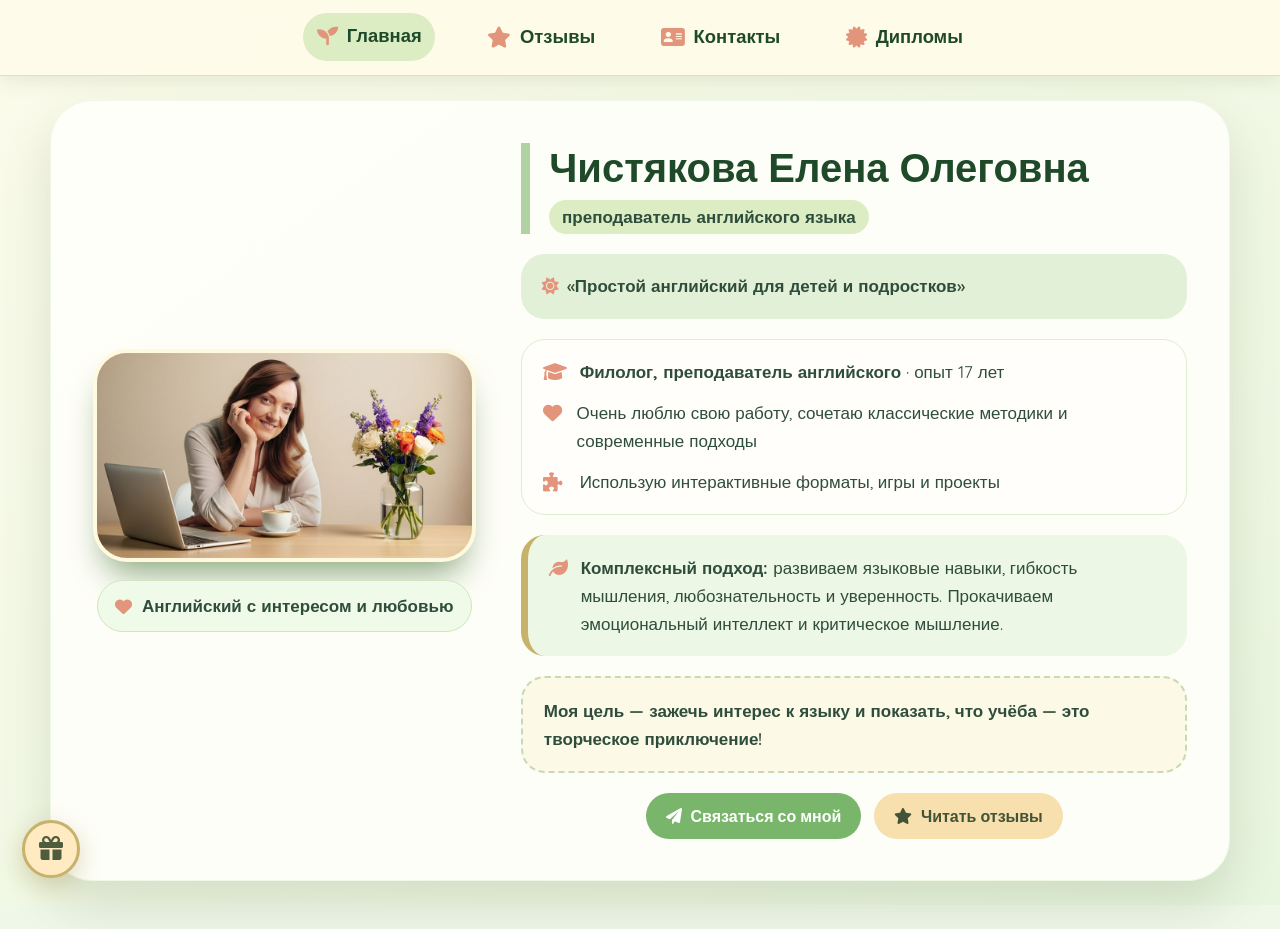
<file: index.html>
<!doctype html>
<html lang="ru">
<head>
  <meta charset="utf-8"><meta name="viewport" content="width=device-width, initial-scale=1">
  <meta name="description" content="Елена Чистякова — преподаватель английского языка для детей и подростков.">
  <title>Елена Чистякова · преподаватель английского</title>
  <link rel="preconnect" href="https://fonts.googleapis.com"><link rel="preconnect" href="https://fonts.gstatic.com" crossorigin>
  <link href="https://fonts.googleapis.com/css2?family=Quicksand:wght@400;500;600;700&display=swap" rel="stylesheet">
  <link rel="stylesheet" href="https://cdnjs.cloudflare.com/ajax/libs/font-awesome/6.0.0-beta3/css/all.min.css">
  <link rel="preload" href="./assets/elena-optimized.jpg" as="image" type="image/jpeg" fetchpriority="high"><link rel="stylesheet" href="./styles.css">
</head>
<body>
  <nav class="site-nav" aria-label="Основная навигация">
    <a class="nav-link active" href="./" aria-current="page"><i class="fas fa-seedling"></i>Главная</a>
    <a class="nav-link" href="./reviews.html"><i class="fas fa-star"></i>Отзывы</a>
    <a class="nav-link" href="./contacts.html"><i class="fas fa-address-card"></i>Контакты</a>
    <a class="nav-link" href="./diplomas.html"><i class="fas fa-certificate"></i>Дипломы</a>
  </nav>
  <main class="page-shell"><article class="main-card hero-grid">
    <section class="photo-section"><div class="photo-frame"><img src="./assets/elena-optimized.jpg" alt="Елена Чистякова" width="960" height="524" fetchpriority="high" decoding="async"></div><p class="photo-caption"><i class="fas fa-heart"></i>Английский с интересом и любовью</p></section>
    <section class="info-section">
      <header class="name-title"><h1>Чистякова Елена Олеговна</h1><p>преподаватель английского языка</p></header>
      <p class="highlight"><i class="fas fa-sun"></i>«Простой английский для детей и подростков»</p>
      <div class="details"><p><i class="fas fa-graduation-cap"></i><span><strong>Филолог, преподаватель английского</strong> · опыт 17 лет</span></p><p><i class="fas fa-heart"></i><span>Очень люблю свою работу, сочетаю классические методики и современные подходы</span></p><p><i class="fas fa-puzzle-piece"></i><span>Использую интерактивные форматы, игры и проекты</span></p></div>
      <p class="approach"><i class="fas fa-leaf"></i><span><strong>Комплексный подход:</strong> развиваем языковые навыки, гибкость мышления, любознательность и уверенность. Прокачиваем эмоциональный интеллект и критическое мышление.</span></p>
      <blockquote>Моя цель — зажечь интерес к языку и показать, что учёба — это творческое приключение!</blockquote>
      <div class="button-group"><a class="btn btn-primary" href="./contacts.html"><i class="fas fa-paper-plane"></i>Связаться со мной</a><a class="btn btn-warm" href="./reviews.html"><i class="fas fa-star"></i>Читать отзывы</a></div>
    </section>
  </article></main>
  <button class="gift-button" type="button" data-open-gift aria-label="Испытать удачу"><i class="fas fa-gift"></i></button>
  <div class="modal" id="giftModal" aria-hidden="true">
    <div class="modal-card wheel-modal-card" role="dialog" aria-modal="true" aria-labelledby="giftTitle">
      <button class="modal-close" type="button" data-close-modal aria-label="Закрыть">&times;</button>
      <header class="wheel-heading"><span>Подарок для новых учеников</span><h2 id="giftTitle"><i class="fas fa-gift"></i> Колесо удачи</h2><p>Одно вращение — один гарантированный приз</p></header>
      <div class="wheel-layout">
        <div class="wheel-stage"><div class="wheel-pointer" aria-hidden="true"></div><div class="wheel-clip"><canvas id="prizeWheel" width="720" height="720" aria-label="Колесо с вариантами призов"></canvas></div><div class="wheel-hub" aria-hidden="true"><i class="fas fa-star"></i></div></div>
        <div class="wheel-panel">
          <p class="wheel-status" data-wheel-status>Нажмите кнопку — колесо выберет ваш подарок.</p>
          <button class="btn btn-primary spin-button" type="button" data-spin><i class="fas fa-play"></i> Крутить колесо</button>
          <div class="gift-result" data-gift-result hidden><span class="result-kicker">Ваш приз</span><strong data-prize></strong><div class="result-actions"><button class="btn btn-warm" type="button" data-save-prize><i class="fas fa-download"></i> Сохранить PNG</button><button class="btn btn-telegram" type="button" data-share-prize><i class="fas fa-share-alt"></i> Поделиться</button></div><small>Сохраните картинку и отправьте её мне в Telegram, чтобы получить подарок.</small></div>
        </div>
      </div>
    </div>
  </div>
  <script src="./script.js" defer></script>
</body>
</html>
</file>
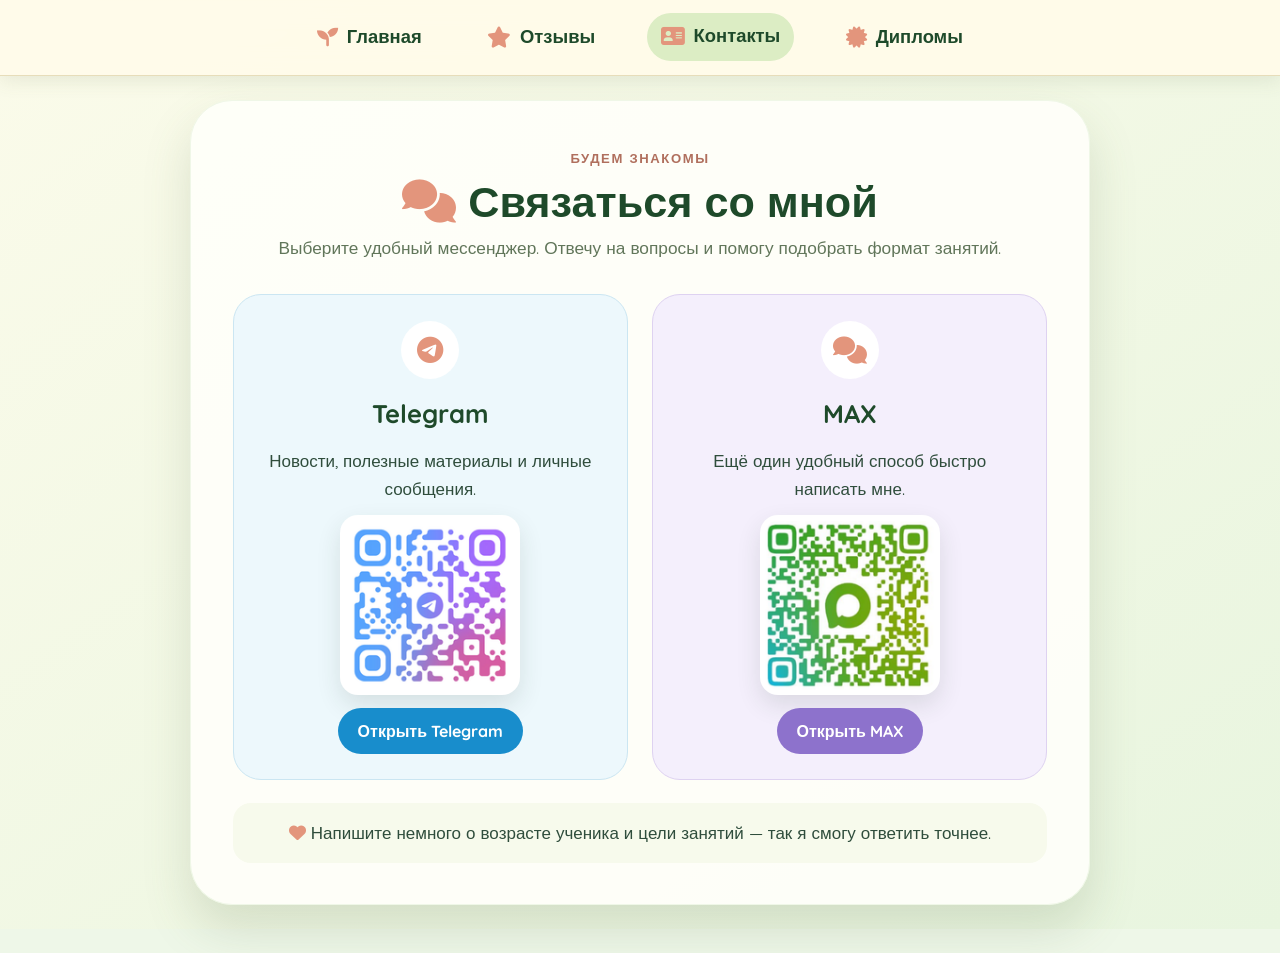
<file: contacts.html>
<!doctype html><html lang="ru"><head><meta charset="utf-8"><meta name="viewport" content="width=device-width,initial-scale=1"><meta name="description" content="Связаться с преподавателем английского Еленой Чистяковой."><title>Контакты · Елена Чистякова</title><link rel="preconnect" href="https://fonts.googleapis.com"><link rel="preconnect" href="https://fonts.gstatic.com" crossorigin><link href="https://fonts.googleapis.com/css2?family=Quicksand:wght@400;500;600;700&display=swap" rel="stylesheet"><link rel="stylesheet" href="https://cdnjs.cloudflare.com/ajax/libs/font-awesome/6.0.0-beta3/css/all.min.css"><link rel="stylesheet" href="./styles.css"></head>
<body><nav class="site-nav" aria-label="Основная навигация"><a class="nav-link" href="./index.html"><i class="fas fa-seedling"></i>Главная</a><a class="nav-link" href="./reviews.html"><i class="fas fa-star"></i>Отзывы</a><a class="nav-link active" href="./contacts.html" aria-current="page"><i class="fas fa-address-card"></i>Контакты</a><a class="nav-link" href="./diplomas.html"><i class="fas fa-certificate"></i>Дипломы</a></nav>
<main class="page-shell"><section class="main-card compact-card"><header class="page-heading"><span class="eyebrow">Будем знакомы</span><h1><i class="fas fa-comments"></i> Связаться со мной</h1><p>Выберите удобный мессенджер. Отвечу на вопросы и помогу подобрать формат занятий.</p></header><div class="contact-grid">
<article class="contact-card telegram-card"><div class="contact-icon"><i class="fab fa-telegram-plane"></i></div><h2>Telegram</h2><p>Новости, полезные материалы и личные сообщения.</p><img src="./assets/qr-telegram.png" alt="QR-код Telegram" width="180" height="180" decoding="async"><a class="btn btn-telegram" href="https://t.me/Elena_Simple_english" target="_blank" rel="noopener">Открыть Telegram</a></article>
<article class="contact-card max-card"><div class="contact-icon"><i class="fas fa-comments"></i></div><h2>MAX</h2><p>Ещё один удобный способ быстро написать мне.</p><img src="./assets/qr-max.png" alt="QR-код MAX" width="180" height="180" decoding="async"><a class="btn btn-max" href="https://max.ru/u/f9LHodD0cOKUETJ3zslv_2gsee7gSmmA3b-eqXK77FQz8dY4U97Ny3anqdg" target="_blank" rel="noopener">Открыть MAX</a></article>
</div><p class="contact-note"><i class="fas fa-heart"></i> Напишите немного о возрасте ученика и цели занятий — так я смогу ответить точнее.</p></section></main></body></html>
</file>
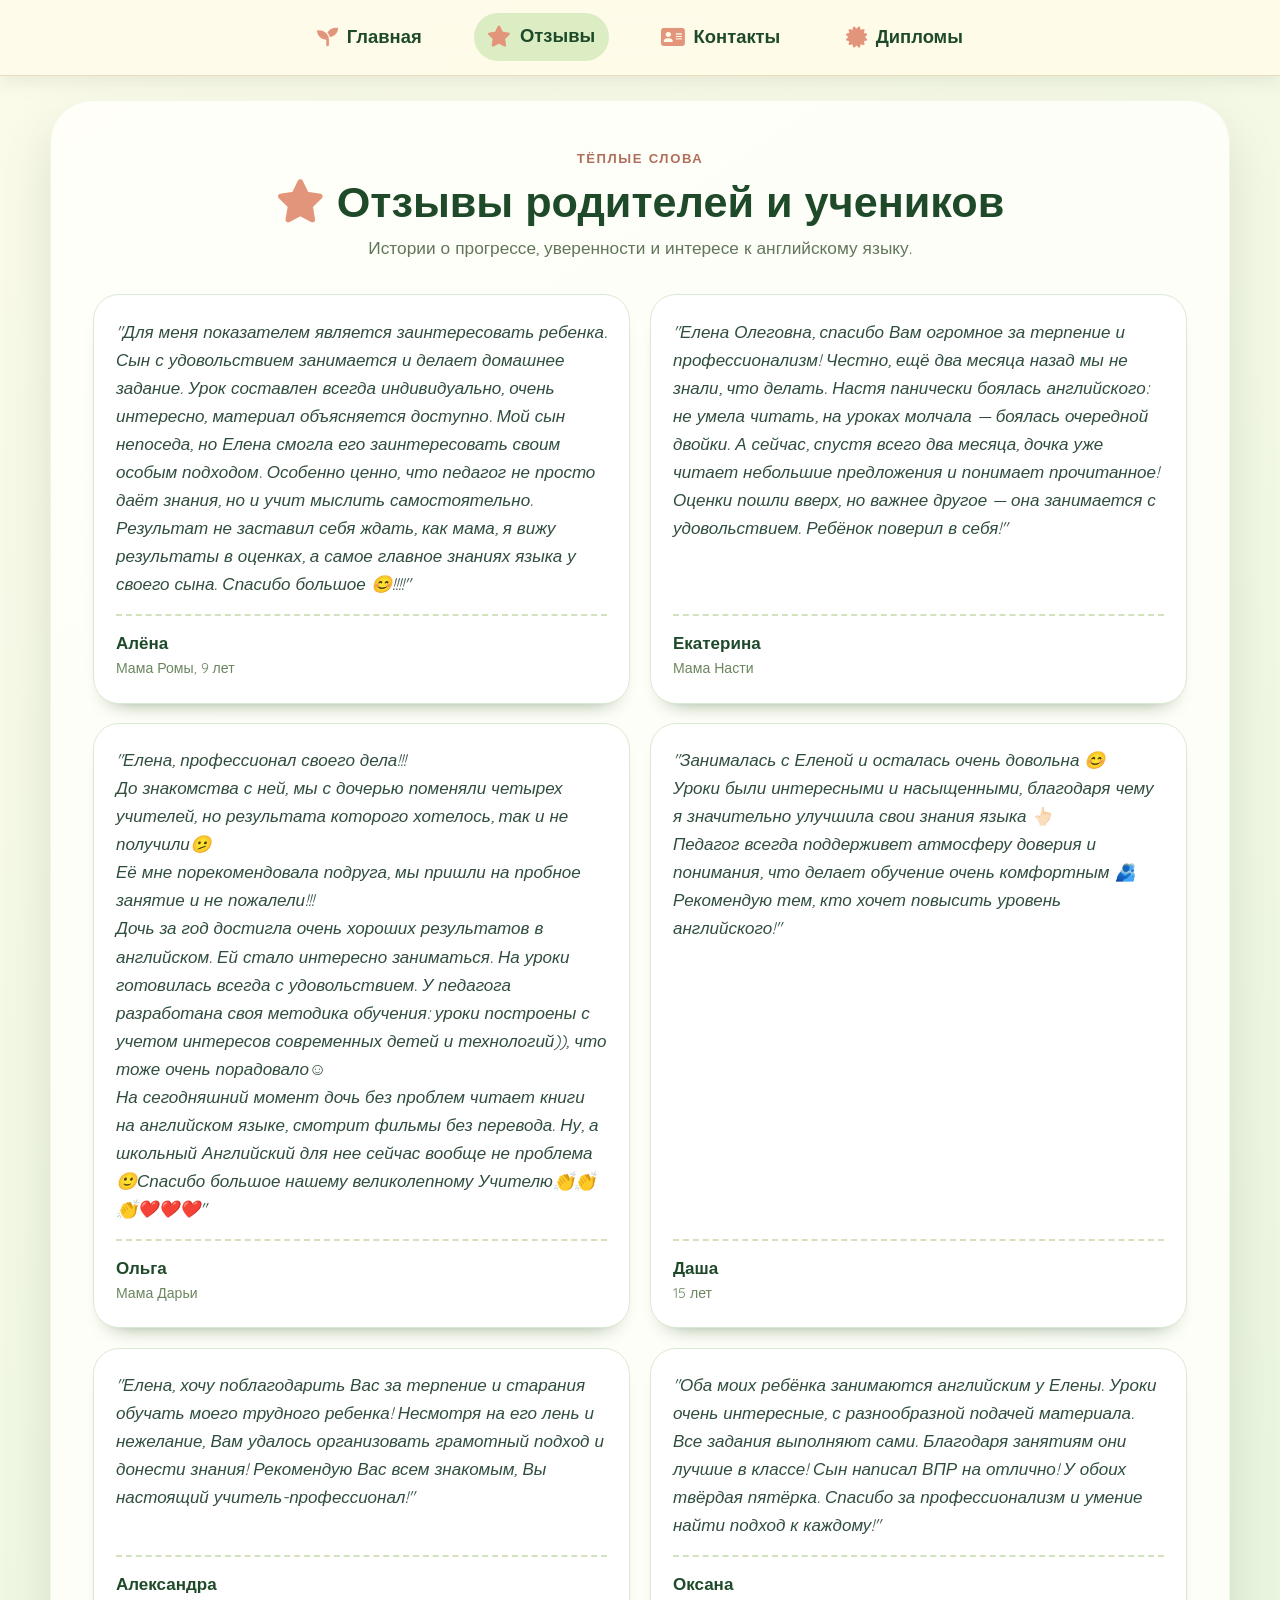
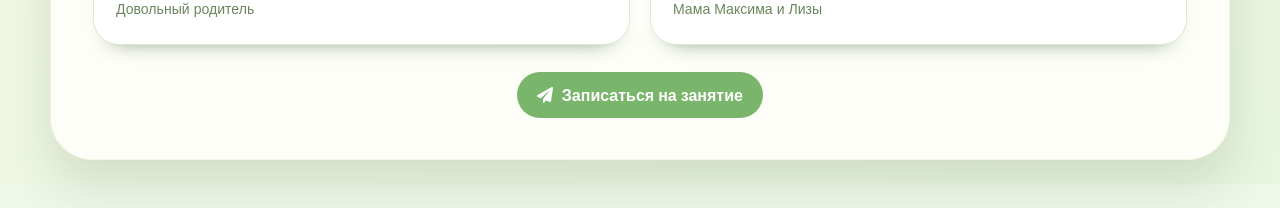
<file: reviews.html>
<!doctype html>
<html lang="ru">
<head>
  <meta charset="utf-8"><meta name="viewport" content="width=device-width,initial-scale=1">
  <meta name="description" content="Отзывы родителей и учеников о занятиях английским с Еленой Чистяковой.">
  <title>Отзывы · Елена Чистякова</title>
  <link rel="preconnect" href="https://fonts.googleapis.com"><link rel="preconnect" href="https://fonts.gstatic.com" crossorigin>
  <link href="https://fonts.googleapis.com/css2?family=Quicksand:wght@400;500;600;700&display=swap" rel="stylesheet">
  <link rel="stylesheet" href="https://cdnjs.cloudflare.com/ajax/libs/font-awesome/6.0.0-beta3/css/all.min.css"><link rel="stylesheet" href="./styles.css">
</head>
<body>
  <nav class="site-nav" aria-label="Основная навигация"><a class="nav-link" href="./index.html"><i class="fas fa-seedling"></i>Главная</a><a class="nav-link active" href="./reviews.html" aria-current="page"><i class="fas fa-star"></i>Отзывы</a><a class="nav-link" href="./contacts.html"><i class="fas fa-address-card"></i>Контакты</a><a class="nav-link" href="./diplomas.html"><i class="fas fa-certificate"></i>Дипломы</a></nav>
  <main class="page-shell"><section class="main-card">
    <header class="page-heading"><span class="eyebrow">Тёплые слова</span><h1><i class="fas fa-star"></i> Отзывы родителей и учеников</h1><p>Истории о прогрессе, уверенности и интересе к английскому языку.</p></header>
    <div class="reviews-grid">
      <article class="review-card"><p>"Для меня показателем является заинтересовать ребенка. Сын с удовольствием занимается и делает домашнее задание. Урок составлен всегда индивидуально, очень интересно, материал объясняется доступно. Мой сын непоседа, но Елена смогла его заинтересовать своим особым подходом. Особенно ценно, что педагог не просто даёт знания, но и учит мыслить самостоятельно. Результат не заставил себя ждать, как мама, я вижу результаты в оценках, а самое главное знаниях языка у своего сына. Спасибо большое 😊!!!!"</p><footer><strong>Алёна</strong><span>Мама Ромы, 9 лет</span></footer></article>
      <article class="review-card"><p>"Елена Олеговна, спасибо Вам огромное за терпение и профессионализм! Честно, ещё два месяца назад мы не знали, что делать. Настя панически боялась английского: не умела читать, на уроках молчала — боялась очередной двойки. А сейчас, спустя всего два месяца, дочка уже читает небольшие предложения и понимает прочитанное! Оценки пошли вверх, но важнее другое — она занимается с удовольствием. Ребёнок поверил в себя!"</p><footer><strong>Екатерина</strong><span>Мама Насти</span></footer></article>
      <article class="review-card"><p>"Елена, профессионал своего дела!!!<br>До знакомства с ней, мы с дочерью поменяли четырех учителей, но результата которого хотелось, так и не получили🫤<br>Её мне порекомендовала подруга, мы пришли на пробное занятие и не пожалели!!!<br>Дочь за год достигла очень хороших результатов в английском. Ей стало интересно заниматься. На уроки готовилась всегда с удовольствием. У педагога разработана своя методика обучения: уроки построены с учетом интересов современных детей и технологий)), что тоже очень порадовало☺️<br>На сегодняшний момент дочь без проблем читает книги на английском языке, смотрит фильмы без перевода. Ну, а школьный Английский для нее сейчас вообще не проблема🙂Спасибо большое нашему великолепному Учителю👏👏👏❤️❤️❤️"</p><footer><strong>Ольга</strong><span>Мама Дарьи</span></footer></article>
      <article class="review-card"><p>"Занималась с Еленой и осталась очень довольна 😊<br>Уроки были интересными и насыщенными, благодаря чему я значительно улучшила свои знания языка 👆🏻<br>Педагог всегда поддерживет атмосферу доверия и понимания, что делает обучение очень  комфортным 🫂<br>Рекомендую тем, кто хочет повысить уровень английского!"</p><footer><strong>Даша</strong><span>15 лет</span></footer></article>
      <article class="review-card"><p>"Елена, хочу поблагодарить Вас за терпение и старания обучать моего трудного ребенка! Несмотря на его лень и нежелание, Вам удалось организовать грамотный подход и донести знания! Рекомендую Вас всем знакомым, Вы настоящий учитель-профессионал!"</p><footer><strong>Александра</strong><span>Довольный родитель</span></footer></article>
      <article class="review-card"><p>"Оба моих ребёнка занимаются английским у Елены. Уроки очень интересные, с разнообразной подачей материала. Все задания выполняют сами. Благодаря занятиям они лучшие в классе! Сын написал ВПР на отлично! У обоих твёрдая пятёрка. Спасибо за профессионализм и умение найти подход к каждому!"</p><footer><strong>Оксана</strong><span>Мама Максима и Лизы</span></footer></article>
    </div>
    <div class="center-action"><a class="btn btn-primary" href="./contacts.html"><i class="fas fa-paper-plane"></i>Записаться на занятие</a></div>
  </section></main>
</body>
</html>
</file>
<file: styles.css>
:root{--green:#1e4a2a;--sage:#dcedc4;--coral:#e3957c;--gold:#c7b26b;--shadow:0 24px 48px rgba(88,112,72,.18)}
*{box-sizing:border-box;margin:0;padding:0}html{background:#eef7e8}body{min-height:100vh;color:#2f4d3c;font:17px/1.65 "Quicksand",sans-serif;background:linear-gradient(145deg,#fbfbea,#e8f5df)}a{color:inherit}
.site-nav{position:sticky;top:0;z-index:100;display:flex;justify-content:center;gap:clamp(.4rem,3vw,3rem);padding:.85rem 1rem;background:rgba(255,251,234,.96);border-bottom:1px solid #e7ddba;box-shadow:0 5px 18px rgba(95,110,70,.12);backdrop-filter:blur(12px)}
.nav-link{display:inline-flex;align-items:center;gap:.55rem;padding:.55rem .85rem;border-radius:999px;color:var(--green);font-size:clamp(.9rem,2vw,1.15rem);font-weight:700;text-decoration:none;white-space:nowrap;transition:.2s}.nav-link i{color:var(--coral);font-size:1.15em}.nav-link:hover,.nav-link.active{background:var(--sage);transform:translateY(-1px)}
.page-shell{width:min(1180px,94%);margin:1.5rem auto;padding-bottom:1.5rem}.main-card{padding:clamp(1.4rem,3.5vw,2.6rem);background:rgba(255,255,250,.92);border:1px solid #eff7e7;border-radius:clamp(24px,4vw,42px);box-shadow:var(--shadow)}
.hero-grid{display:grid;grid-template-columns:minmax(300px,.95fr) minmax(0,1.65fr);gap:clamp(1.6rem,4vw,2.8rem);align-items:center}.photo-section{text-align:center}.photo-frame{overflow:hidden;border:4px solid #fff9df;border-radius:34px;background:#d9e8cf;box-shadow:0 22px 34px -12px #87a47b}.photo-frame img{display:block;width:100%;height:auto}.photo-caption{display:inline-flex;align-items:center;gap:.6rem;margin-top:1.1rem;padding:.7rem 1.1rem;border:1px solid #d2e5c0;border-radius:999px;background:#f0fae8;font-weight:600}.photo-caption i,.details i,.approach i{color:var(--coral)}
.info-section{display:grid;gap:1.25rem}.name-title{padding-left:1.2rem;border-left:9px solid #b0d2a2}.name-title h1{color:var(--green);font-size:clamp(1.8rem,4vw,2.5rem);line-height:1.2}.name-title p{display:inline-block;margin-top:.55rem;padding:.2rem .8rem;border-radius:999px;background:var(--sage);font-weight:600}.highlight,.approach,blockquote,.details{padding:1.15rem 1.3rem;border-radius:24px}.highlight{background:#e1f0d6;font-weight:600}.highlight i{margin-right:.5rem;color:var(--coral)}.details{display:grid;gap:.8rem;background:#fffefa;border:1px solid #dfedcf}.details p,.approach{display:flex;gap:.8rem;align-items:flex-start}.details i,.approach i{width:1.5rem;margin-top:.25rem;font-size:1.2rem}.approach{border-left:7px solid var(--gold);background:#ecf7e5}blockquote{border:2px dashed #c7dbb2;background:#fcf9e7;font-weight:600}
.button-group,.center-action{display:flex;flex-wrap:wrap;justify-content:center;gap:.8rem}.btn{display:inline-flex;align-items:center;justify-content:center;gap:.55rem;padding:.8rem 1.25rem;border:0;border-radius:999px;font:700 1rem "Quicksand",sans-serif;text-decoration:none;cursor:pointer;transition:.2s}.btn:hover{transform:translateY(-2px);filter:brightness(1.04)}.btn-primary{background:#79b56b;color:#fff}.btn-warm{background:#f7dfae;color:#435337}.btn-telegram{background:#188dcc;color:#fff}.btn-max{background:#8d72cc;color:#fff}
.page-heading{max-width:760px;margin:0 auto 2rem;text-align:center}.page-heading h1{margin:.35rem 0;color:var(--green);font-size:clamp(1.8rem,5vw,2.7rem);line-height:1.2}.page-heading h1 i{color:var(--coral)}.page-heading p{color:#61765a;font-size:1.08rem}.eyebrow{color:#b06f5d;font-size:.82rem;font-weight:700;letter-spacing:.12em;text-transform:uppercase}
.reviews-grid{display:grid;grid-template-columns:repeat(2,minmax(0,1fr));gap:1.2rem}.review-card{display:flex;flex-direction:column;justify-content:space-between;padding:1.4rem;border:1px solid #dce9d2;border-radius:26px;background:#fff;box-shadow:0 13px 22px -18px #63805d}.review-card p{font-style:italic}.review-card footer{display:grid;margin-top:1rem;padding-top:.8rem;border-top:2px dashed #d3e2bd}.review-card footer strong{color:var(--green)}.review-card footer span{color:#6b865e;font-size:.88rem}.center-action{margin-top:1.7rem}
.compact-card{max-width:900px;margin-inline:auto}.contact-grid{display:grid;grid-template-columns:repeat(2,minmax(0,1fr));gap:1.5rem}.contact-card{display:flex;flex-direction:column;align-items:center;gap:.8rem;padding:1.6rem;text-align:center;border-radius:28px}.telegram-card{background:#edf8fc;border:1px solid #cbe6f2}.max-card{background:#f4effc;border:1px solid #ded2f1}.contact-icon{display:grid;width:58px;height:58px;place-items:center;border-radius:50%;background:#fff;color:var(--coral);font-size:1.7rem}.contact-card h2{color:var(--green)}.contact-card img{width:180px;height:180px;padding:.35rem;border-radius:18px;background:#fff;box-shadow:0 10px 25px rgba(40,60,40,.12)}.contact-note{margin-top:1.4rem;padding:1rem;text-align:center;border-radius:18px;background:#f7faec}.contact-note i{color:var(--coral)}
.wide-shell{width:min(1400px,96%)}.diploma-gallery{display:grid;grid-template-columns:repeat(4,minmax(0,1fr));gap:1.2rem}.diploma-card{display:flex;min-width:0;flex-direction:column;overflow:hidden;border:1px solid #dce8d1;border-radius:24px;background:#fff;box-shadow:0 14px 26px -19px #526a4c;text-align:left;cursor:pointer;transition:.22s}.diploma-card:hover{transform:translateY(-5px);box-shadow:0 18px 34px -18px #526a4c}.diploma-card img{display:block;width:100%;height:230px;object-fit:cover;object-position:top;background:#edf4e7}.diploma-card span{display:grid;gap:.15rem;padding:1rem}.diploma-card strong{color:var(--green);font:700 1rem "Quicksand",sans-serif}.diploma-card small{color:#6e8068;font:500 .8rem "Quicksand",sans-serif}.diploma-actions{margin-top:1.6rem}.certificate-modal{position:fixed;inset:0;z-index:300;display:none;place-items:center;padding:1rem;background:rgba(28,48,31,.9);backdrop-filter:blur(8px)}.certificate-modal.open{display:grid}.certificate-viewer{position:relative;display:grid;gap:.8rem;width:min(1000px,96vw);max-height:94vh;padding:1.3rem;border-radius:24px;background:#fff;text-align:center}.certificate-viewer h2{padding:0 2.5rem;color:var(--green);font-size:1.2rem}.certificate-viewer img{display:block;max-width:100%;max-height:82vh;margin:auto;object-fit:contain;border-radius:10px}
.gift-button{position:fixed;bottom:22px;left:22px;z-index:90;width:58px;height:58px;border:3px solid var(--gold);border-radius:50%;color:#4e5d3e;background:#ffeac2;box-shadow:0 8px 25px rgba(160,136,59,.32);font-size:1.5rem;cursor:pointer;animation:giftPulse 2.8s ease-in-out infinite}@keyframes giftPulse{50%{transform:translateY(-5px);box-shadow:0 13px 30px rgba(160,136,59,.42)}}.modal{position:fixed;inset:0;z-index:200;display:none;place-items:center;padding:1rem;background:rgba(34,58,37,.86);backdrop-filter:blur(9px)}.modal.open{display:grid}.modal-card{position:relative;width:min(460px,100%);padding:2rem;border-radius:30px;background:#fff;text-align:center;box-shadow:0 30px 60px rgba(0,0,0,.3)}.modal-card h2{color:var(--green)}.modal-close{position:absolute;top:12px;right:14px;z-index:3;width:38px;height:38px;border:0;border-radius:50%;color:#fff;background:var(--coral);font-size:1.5rem;cursor:pointer}.wheel-modal-card{width:min(940px,96vw);padding:clamp(1.1rem,3vw,2rem);overflow:auto;max-height:96vh;background:linear-gradient(145deg,#fffffb,#f4f9ec)}.wheel-heading{margin-bottom:1rem}.wheel-heading span,.result-kicker{color:#b06f5d;font-size:.76rem;font-weight:700;letter-spacing:.12em;text-transform:uppercase}.wheel-heading h2{font-size:clamp(1.65rem,3vw,2.25rem)}.wheel-heading p{color:#6a7f63}.wheel-layout{display:grid;grid-template-columns:minmax(300px,1.1fr) minmax(250px,.9fr);gap:clamp(1rem,3vw,2rem);align-items:center}.wheel-stage{position:relative;width:min(470px,100%);aspect-ratio:1;margin:auto;padding:14px;border-radius:50%;background:linear-gradient(145deg,#fff,#e7efd9);box-shadow:0 22px 45px rgba(50,80,46,.2)}#prizeWheel{display:block;width:100%;height:100%;border-radius:50%;filter:drop-shadow(0 8px 10px rgba(32,62,33,.16));transition:transform 5.4s cubic-bezier(.12,.72,.08,1);user-select:none}.wheel-pointer{position:absolute;z-index:2;top:-4px;left:50%;width:0;height:0;transform:translateX(-50%);border-left:18px solid transparent;border-right:18px solid transparent;border-top:38px solid var(--green);filter:drop-shadow(0 4px 3px rgba(0,0,0,.2))}.wheel-hub{position:absolute;z-index:2;inset:50% auto auto 50%;display:grid;width:68px;height:68px;place-items:center;transform:translate(-50%,-50%);border:8px solid #fff;border-radius:50%;color:#fff;background:var(--green);box-shadow:0 5px 14px rgba(0,0,0,.22);font-size:1.25rem}.wheel-panel{display:grid;justify-items:center;gap:1rem;padding:clamp(1rem,3vw,1.6rem);border:1px solid #dce9d0;border-radius:26px;background:#fff}.wheel-status{color:#536c50;text-align:center}.spin-button{min-width:210px;font-size:1.05rem}.spin-button:disabled{opacity:.55;cursor:not-allowed;transform:none}.gift-result{display:grid;justify-items:center;gap:.75rem;width:100%;padding:1.1rem;border-radius:20px;background:#edf7e5;border:2px dashed #b9d6a7}.gift-result>strong{color:var(--green);font-size:clamp(1.1rem,2.5vw,1.45rem);line-height:1.25}.gift-result small{color:#667760}.result-actions{display:flex;flex-wrap:wrap;justify-content:center;gap:.55rem}.result-actions .btn{padding:.65rem .9rem;font-size:.88rem}
@media(max-width:1050px){.diploma-gallery{grid-template-columns:repeat(3,minmax(0,1fr))}}@media(max-width:760px){body{font-size:16px}.site-nav{justify-content:flex-start;overflow-x:auto}.page-shell{width:95%;margin-top:1rem}.hero-grid,.reviews-grid,.contact-grid,.wheel-layout{grid-template-columns:1fr}.diploma-gallery{grid-template-columns:repeat(2,minmax(0,1fr))}.diploma-card img{height:200px}.photo-section{max-width:580px;margin:auto}.name-title h1{font-size:1.65rem}.nav-link{font-size:.88rem;padding:.45rem .62rem}.gift-button{width:48px;height:48px;bottom:12px;left:12px}.wheel-modal-card{max-height:98vh}.wheel-stage{width:min(360px,88vw)}.wheel-panel{padding:1rem}}
@media(max-width:420px){.nav-link{gap:.35rem}.main-card{padding:1rem}.details,.highlight,.approach,blockquote{padding:.9rem}.contact-card{padding:1rem}.diploma-gallery{grid-template-columns:1fr}.diploma-card img{height:auto;max-height:340px;object-fit:contain}}

/* Keep wheel animation inside a stable composited circle. */
.wheel-stage{isolation:isolate;contain:layout}
.wheel-clip{width:100%;height:100%;overflow:hidden;border-radius:50%;transform:translateZ(0)}
#prizeWheel{filter:none;transform:translateZ(0);transform-origin:50% 50%;backface-visibility:hidden;will-change:transform}
.wheel-panel{min-height:330px;align-content:center}
</file>
